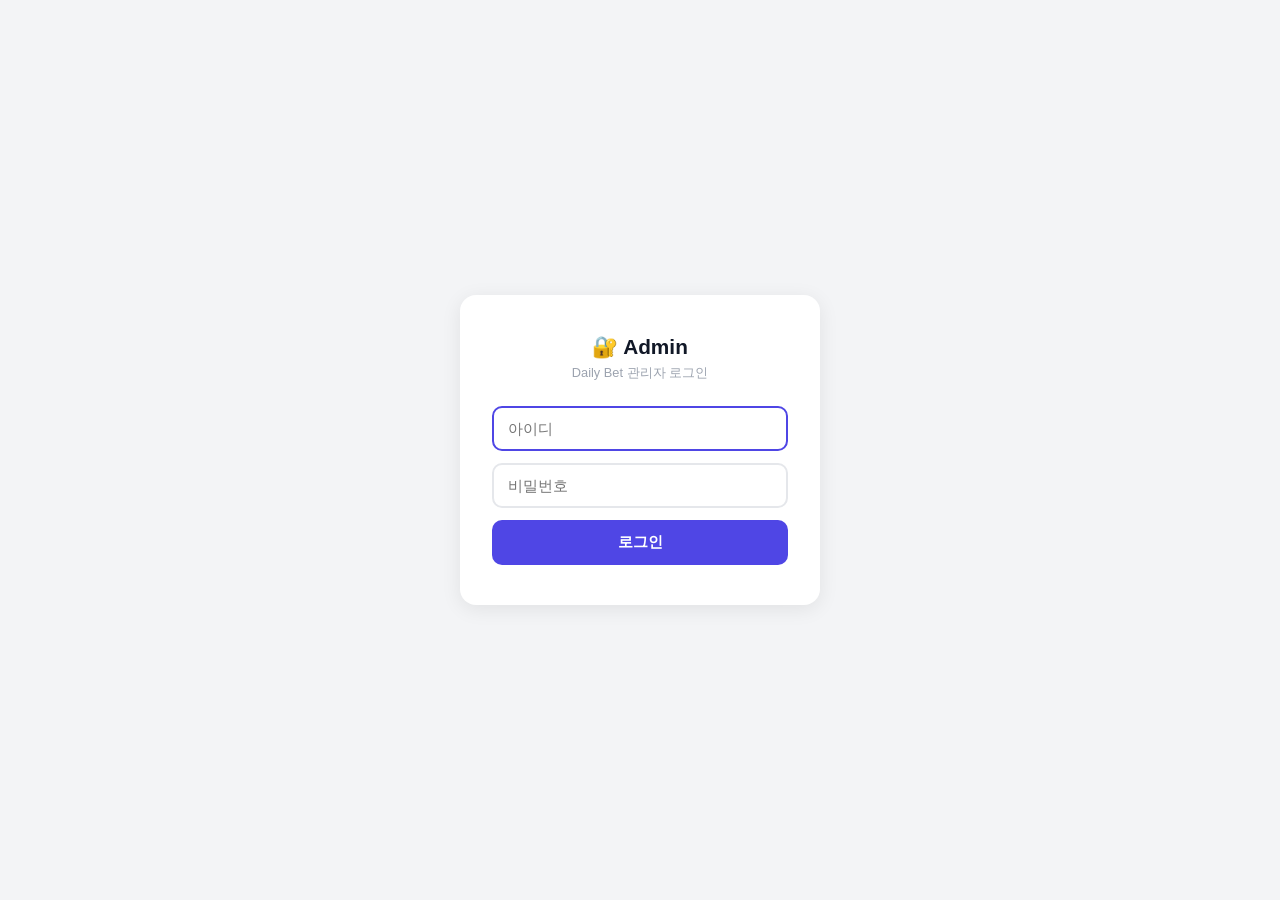
<file: templates/admin_login.html>
<!DOCTYPE html>
<html lang="ko">
<head>
    <meta charset="UTF-8">
    <meta name="viewport" content="width=device-width, initial-scale=1.0">
    <title>Daily Bet - Admin</title>
    <style>
    *{margin:0;padding:0;box-sizing:border-box;}
    body{font-family:-apple-system,BlinkMacSystemFont,'Segoe UI',sans-serif;background:#f3f4f6;min-height:100vh;display:flex;align-items:center;justify-content:center;padding:20px;}
    .login-box{background:#fff;border-radius:16px;padding:40px 32px;max-width:360px;width:100%;box-shadow:0 4px 20px rgba(0,0,0,0.08);text-align:center;}
    .login-box h1{font-size:1.3rem;margin-bottom:6px;color:#111827;}
    .login-box p{font-size:0.8rem;color:#9ca3af;margin-bottom:24px;}
    input{width:100%;padding:12px 14px;border:2px solid #e5e7eb;border-radius:10px;font-size:0.95rem;margin-bottom:12px;font-family:inherit;}
    input:focus{outline:none;border-color:#4f46e5;}
    button{width:100%;padding:12px;border:none;border-radius:10px;background:#4f46e5;color:#fff;font-size:0.95rem;font-weight:700;cursor:pointer;font-family:inherit;}
    button:hover{opacity:0.9;}
    .err{color:#ef4444;font-size:0.8rem;margin-top:8px;display:none;}
    </style>
</head>
<body>
<div class="login-box">
    <h1>🔐 Admin</h1>
    <p>Daily Bet 관리자 로그인</p>
    <form onsubmit="return doLogin()">
        <input type="text" id="adminId" placeholder="아이디" autofocus>
        <input type="password" id="pw" placeholder="비밀번호">
        <button type="submit">로그인</button>
    </form>
    <div class="err" id="err">아이디 또는 비밀번호가 틀렸습니다</div>
</div>
<script>
async function doLogin(){
    const id=document.getElementById('adminId').value;
    const pw=document.getElementById('pw').value;
    const r=await fetch('{{ prefix }}/api/admin/login',{method:'POST',headers:{'Content-Type':'application/json'},body:JSON.stringify({id:id,password:pw})});
    const d=await r.json();
    if(d.ok){location.reload();}else{document.getElementById('err').style.display='block';}
    return false;
}
</script>
</body>
</html>
</file>
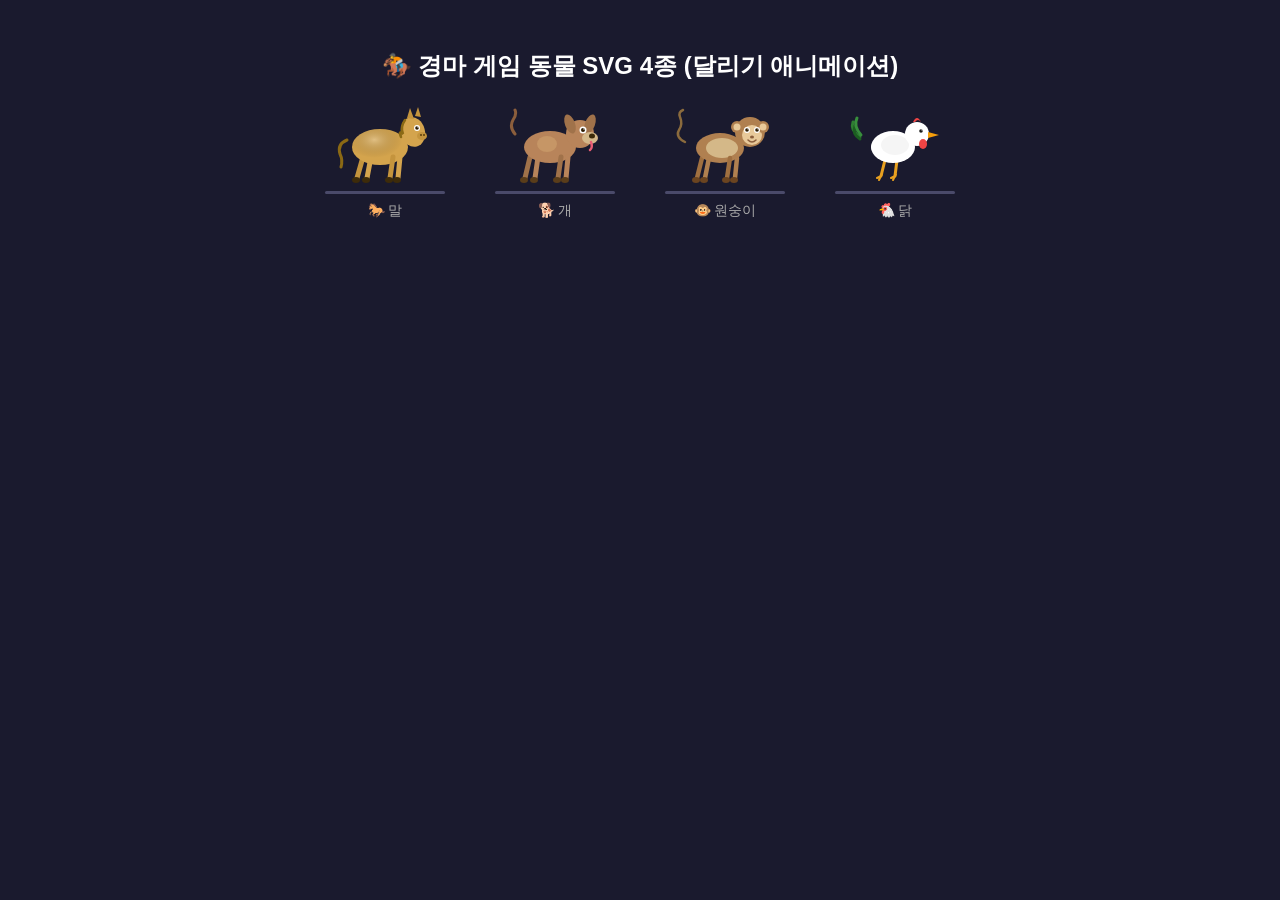
<file: static/svg-test/animals.html>
<!DOCTYPE html>
<html lang="ko">
<head>
<meta charset="UTF-8">
<meta name="viewport" content="width=device-width, initial-scale=1.0">
<title>경마 게임 동물 SVG 4종</title>
<style>
body { background: #1a1a2e; display: flex; flex-direction: column; align-items: center; padding: 30px; margin: 0; font-family: sans-serif; color: white; }
h2 { margin-bottom: 20px; }
.animals { display: flex; gap: 50px; flex-wrap: wrap; justify-content: center; }
.animal-box { text-align: center; }
.label { font-size: 14px; color: #aaa; margin-top: 8px; }
.ground { width: 120px; height: 3px; background: #4a4a6a; border-radius: 2px; margin: 0 auto; }

/* 공통 달리기 애니메이션 */
@keyframes runFront { 0%,100%{transform:rotate(-20deg)} 50%{transform:rotate(25deg)} }
@keyframes runBack { 0%,100%{transform:rotate(20deg)} 50%{transform:rotate(-20deg)} }
@keyframes bounce { 0%,100%{transform:translateY(0)} 25%{transform:translateY(-3px)} 75%{transform:translateY(2px)} }
@keyframes tailWag { 0%,100%{transform:rotate(-15deg)} 50%{transform:rotate(15deg)} }
@keyframes headBob { 0%,100%{transform:rotate(0)} 30%{transform:rotate(-5deg)} 70%{transform:rotate(3deg)} }
@keyframes wingFlap { 0%,100%{transform:rotate(0)} 50%{transform:rotate(-30deg)} }

.running .front-legs { animation: runFront 0.35s ease-in-out infinite; }
.running .back-legs { animation: runBack 0.35s ease-in-out infinite; }
.running .body-group { animation: bounce 0.35s ease-in-out infinite; }
.running .tail { animation: tailWag 0.4s ease-in-out infinite; }
.running .head { animation: headBob 0.35s ease-in-out infinite; }
.running .wings { animation: wingFlap 0.25s ease-in-out infinite; }
</style>
</head>
<body>
<h2>🏇 경마 게임 동물 SVG 4종 (달리기 애니메이션)</h2>
<div class="animals">

<!-- 1. 말 🐎 -->
<div class="animal-box">
<div class="running">
<svg width="100" height="85" viewBox="0 0 100 85">
  <defs><radialGradient id="hs" cx="40%" cy="30%"><stop offset="0%" stop-color="white"/><stop offset="100%" stop-color="transparent"/></radialGradient></defs>
  <g class="tail" style="transform-origin:12px 38px"><path d="M12 38Q2 42,5 52Q8 58,6 65" stroke="#8B6914" stroke-width="3" fill="none" stroke-linecap="round"/></g>
  <g class="back-legs" style="transform-origin:30px 50px">
    <line x1="28" y1="55" x2="22" y2="76" stroke="#C4943D" stroke-width="5" stroke-linecap="round"/>
    <line x1="36" y1="55" x2="32" y2="76" stroke="#D4A44D" stroke-width="5" stroke-linecap="round"/>
    <ellipse cx="21" cy="78" rx="4" ry="3" fill="#3d2b0a"/><ellipse cx="31" cy="78" rx="4" ry="3" fill="#3d2b0a"/>
  </g>
  <g class="body-group"><ellipse cx="45" cy="45" rx="28" ry="18" fill="#D4A44D"/><ellipse cx="45" cy="45" rx="28" ry="18" fill="url(#hs)" opacity="0.3"/></g>
  <g class="front-legs" style="transform-origin:62px 50px">
    <line x1="58" y1="55" x2="55" y2="76" stroke="#C4943D" stroke-width="5" stroke-linecap="round"/>
    <line x1="65" y1="55" x2="63" y2="76" stroke="#D4A44D" stroke-width="5" stroke-linecap="round"/>
    <ellipse cx="54" cy="78" rx="4" ry="3" fill="#3d2b0a"/><ellipse cx="62" cy="78" rx="4" ry="3" fill="#3d2b0a"/>
  </g>
  <g class="head" style="transform-origin:75px 32px">
    <ellipse cx="78" cy="30" rx="12" ry="15" fill="#D4A44D" transform="rotate(-15 78 30)"/>
    <polygon points="72,16 75,6 79,17" fill="#C4943D"/><polygon points="80,14 83,5 86,15" fill="#C4943D"/>
    <circle cx="82" cy="26" r="3" fill="white"/><circle cx="82" cy="26" r="1.8" fill="#2d1b00"/><circle cx="83" cy="25" r="0.7" fill="white"/>
    <ellipse cx="87" cy="34" rx="5" ry="4" fill="#C4943D"/>
    <circle cx="86" cy="33" r="1" fill="#5a3d0a"/><circle cx="89" cy="33" r="1" fill="#5a3d0a"/>
    <path d="M70 18Q65 25,68 32Q63 28,66 35" stroke="#8B6914" stroke-width="2.5" fill="none" stroke-linecap="round"/>
  </g>
</svg>
</div>
<div class="ground"></div>
<div class="label">🐎 말</div>
</div>

<!-- 2. 개 🐕 -->
<div class="animal-box">
<div class="running">
<svg width="100" height="85" viewBox="0 0 100 85">
  <g class="tail" style="transform-origin:10px 32px"><path d="M10 32Q4 25,8 18Q12 12,10 8" stroke="#8B5E3C" stroke-width="3" fill="none" stroke-linecap="round"/></g>
  <g class="back-legs" style="transform-origin:28px 50px">
    <line x1="25" y1="55" x2="20" y2="76" stroke="#A0724A" stroke-width="5" stroke-linecap="round"/>
    <line x1="33" y1="55" x2="30" y2="76" stroke="#B8845A" stroke-width="5" stroke-linecap="round"/>
    <ellipse cx="19" cy="78" rx="4" ry="3" fill="#5a3d1a"/><ellipse cx="29" cy="78" rx="4" ry="3" fill="#5a3d1a"/>
  </g>
  <g class="body-group">
    <ellipse cx="45" cy="45" rx="26" ry="16" fill="#B8845A"/>
    <ellipse cx="42" cy="42" rx="10" ry="8" fill="#D4A872" opacity="0.5"/>
  </g>
  <g class="front-legs" style="transform-origin:60px 50px">
    <line x1="56" y1="55" x2="53" y2="76" stroke="#A0724A" stroke-width="5" stroke-linecap="round"/>
    <line x1="63" y1="55" x2="61" y2="76" stroke="#B8845A" stroke-width="5" stroke-linecap="round"/>
    <ellipse cx="52" cy="78" rx="4" ry="3" fill="#5a3d1a"/><ellipse cx="60" cy="78" rx="4" ry="3" fill="#5a3d1a"/>
  </g>
  <g class="head" style="transform-origin:72px 32px">
    <circle cx="75" cy="32" r="14" fill="#B8845A"/>
    <!-- 귀 (축 늘어진) -->
    <ellipse cx="65" cy="22" rx="5" ry="10" fill="#A0724A" transform="rotate(-20 65 22)"/>
    <ellipse cx="85" cy="22" rx="5" ry="10" fill="#A0724A" transform="rotate(20 85 22)"/>
    <!-- 주둥이 -->
    <ellipse cx="85" cy="36" rx="8" ry="6" fill="#D4B88A"/>
    <ellipse cx="87" cy="34" rx="3" ry="2.5" fill="#3d2b0a"/>
    <!-- 눈 -->
    <circle cx="78" cy="28" r="3.5" fill="white"/><circle cx="78" cy="28" r="2" fill="#2d1b00"/><circle cx="79" cy="27" r="0.7" fill="white"/>
    <!-- 혀 -->
    <path d="M86 40Q88 46,85 48" stroke="#E85D75" stroke-width="2.5" fill="none" stroke-linecap="round"/>
  </g>
</svg>
</div>
<div class="ground"></div>
<div class="label">🐕 개</div>
</div>

<!-- 3. 원숭이 🐵 -->
<div class="animal-box">
<div class="running">
<svg width="100" height="85" viewBox="0 0 100 85">
  <g class="tail" style="transform-origin:10px 40px"><path d="M10 40Q0 35,4 28Q8 22,5 15Q3 10,8 8" stroke="#8B6B3D" stroke-width="2.5" fill="none" stroke-linecap="round"/></g>
  <g class="back-legs" style="transform-origin:30px 52px">
    <line x1="27" y1="56" x2="22" y2="76" stroke="#A07040" stroke-width="4.5" stroke-linecap="round"/>
    <line x1="34" y1="56" x2="30" y2="76" stroke="#B08050" stroke-width="4.5" stroke-linecap="round"/>
    <ellipse cx="21" cy="78" rx="4" ry="3" fill="#6b4420"/><ellipse cx="29" cy="78" rx="4" ry="3" fill="#6b4420"/>
  </g>
  <g class="body-group">
    <ellipse cx="45" cy="46" rx="24" ry="15" fill="#B08050"/>
    <ellipse cx="47" cy="46" rx="16" ry="10" fill="#D4B888"/>
  </g>
  <g class="front-legs" style="transform-origin:58px 52px">
    <line x1="55" y1="56" x2="52" y2="76" stroke="#A07040" stroke-width="4.5" stroke-linecap="round"/>
    <line x1="62" y1="56" x2="60" y2="76" stroke="#B08050" stroke-width="4.5" stroke-linecap="round"/>
    <ellipse cx="51" cy="78" rx="4" ry="3" fill="#6b4420"/><ellipse cx="59" cy="78" rx="4" ry="3" fill="#6b4420"/>
  </g>
  <g class="head" style="transform-origin:72px 30px">
    <circle cx="75" cy="30" r="15" fill="#B08050"/>
    <!-- 얼굴 살색 -->
    <circle cx="77" cy="33" r="10" fill="#E8C99A"/>
    <!-- 귀 -->
    <circle cx="62" cy="25" r="6" fill="#B08050"/><circle cx="62" cy="25" r="3.5" fill="#E8C99A"/>
    <circle cx="88" cy="25" r="6" fill="#B08050"/><circle cx="88" cy="25" r="3.5" fill="#E8C99A"/>
    <!-- 눈 -->
    <circle cx="72" cy="28" r="3" fill="white"/><circle cx="72" cy="28" r="1.8" fill="#2d1b00"/><circle cx="73" cy="27" r="0.6" fill="white"/>
    <circle cx="82" cy="28" r="3" fill="white"/><circle cx="82" cy="28" r="1.8" fill="#2d1b00"/><circle cx="83" cy="27" r="0.6" fill="white"/>
    <!-- 입 -->
    <path d="M73 38Q77 42,81 38" stroke="#8B5E3C" stroke-width="1.5" fill="none" stroke-linecap="round"/>
    <!-- 코 -->
    <ellipse cx="77" cy="35" rx="2" ry="1.5" fill="#8B5E3C"/>
  </g>
</svg>
</div>
<div class="ground"></div>
<div class="label">🐵 원숭이</div>
</div>

<!-- 4. 닭 🐔 -->
<div class="animal-box">
<div class="running">
<svg width="100" height="85" viewBox="0 0 100 85">
  <!-- 꼬리깃 -->
  <g class="tail" style="transform-origin:15px 35px">
    <path d="M15 35Q5 28,8 20" stroke="#2E7D32" stroke-width="3" fill="none" stroke-linecap="round"/>
    <path d="M15 37Q7 32,10 24" stroke="#1B5E20" stroke-width="3" fill="none" stroke-linecap="round"/>
    <path d="M16 33Q8 24,12 16" stroke="#388E3C" stroke-width="3" fill="none" stroke-linecap="round"/>
  </g>
  <!-- 다리 (닭 다리는 가늘고 발톱) -->
  <g class="back-legs" style="transform-origin:40px 55px">
    <line x1="40" y1="58" x2="36" y2="74" stroke="#E8A020" stroke-width="3" stroke-linecap="round"/>
    <path d="M32 76L36 74L34 78" stroke="#E8A020" stroke-width="2" fill="none" stroke-linecap="round"/>
  </g>
  <g class="front-legs" style="transform-origin:52px 55px">
    <line x1="52" y1="58" x2="50" y2="74" stroke="#E8A020" stroke-width="3" stroke-linecap="round"/>
    <path d="M46 76L50 74L48 78" stroke="#E8A020" stroke-width="2" fill="none" stroke-linecap="round"/>
  </g>
  <!-- 날개 -->
  <g class="wings" style="transform-origin:40px 42px">
    <ellipse cx="38" cy="44" rx="12" ry="8" fill="#E0E0E0" transform="rotate(-10 38 44)"/>
  </g>
  <!-- 몸통 -->
  <g class="body-group">
    <ellipse cx="48" cy="45" rx="22" ry="16" fill="white"/>
    <ellipse cx="50" cy="43" rx="14" ry="10" fill="#F5F5F5"/>
  </g>
  <!-- 머리 -->
  <g class="head" style="transform-origin:70px 30px">
    <circle cx="72" cy="32" r="12" fill="white"/>
    <!-- 벼슬 -->
    <path d="M68 20Q72 12,76 20Q73 16,70 20" fill="#EF4444"/>
    <!-- 부리 -->
    <polygon points="83,30 94,33 83,36" fill="#F59E0B"/>
    <!-- 눈 -->
    <circle cx="76" cy="29" r="3" fill="white"/><circle cx="76" cy="29" r="1.8" fill="#1a1a1a"/><circle cx="77" cy="28" r="0.6" fill="white"/>
    <!-- 육수 (턱밑) -->
    <ellipse cx="78" cy="42" rx="4" ry="5" fill="#EF4444"/>
  </g>
</svg>
</div>
<div class="ground"></div>
<div class="label">🐔 닭</div>
</div>

</div>
</body>
</html>
</file>
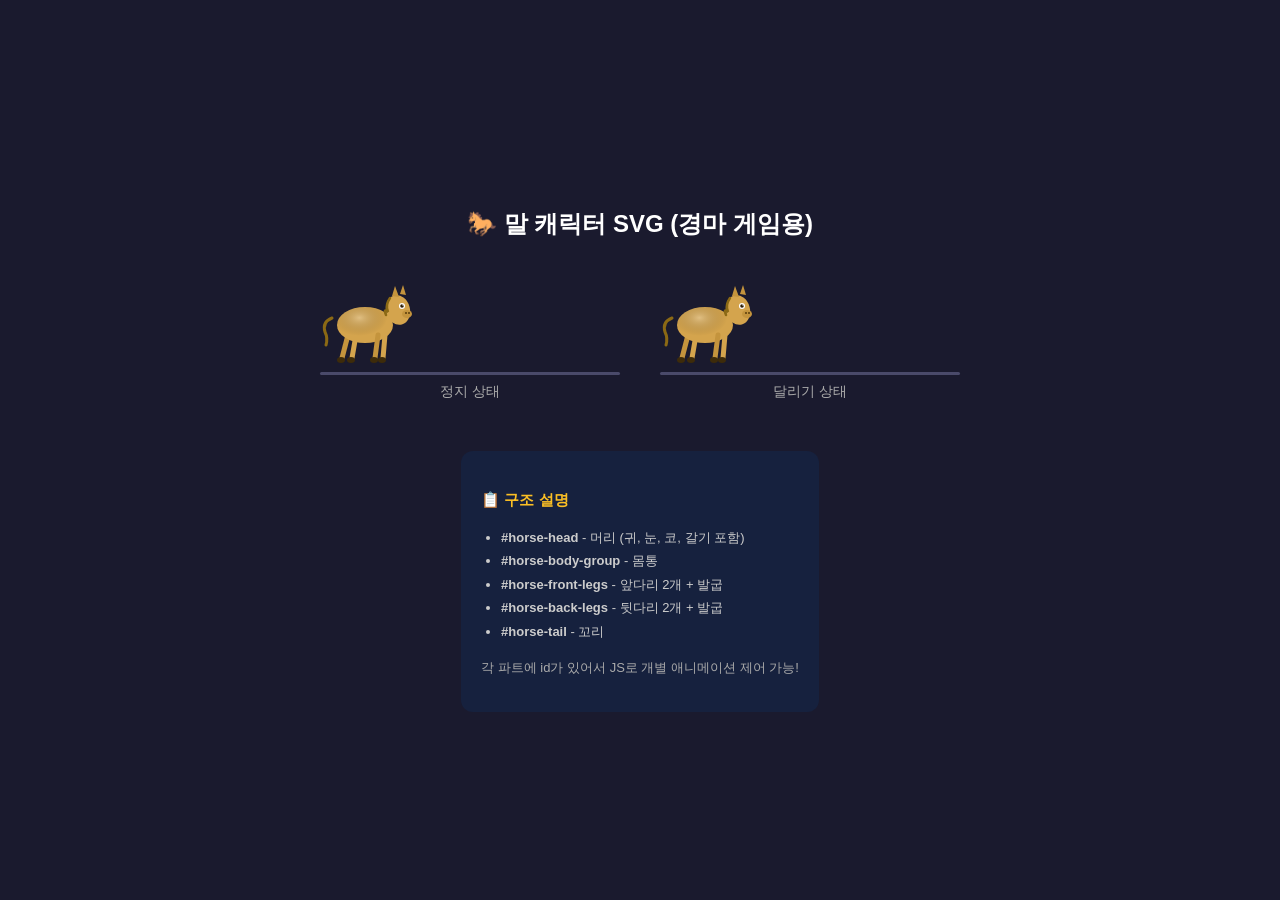
<file: static/svg-test/horse.html>
<!DOCTYPE html>
<html lang="ko">
<head>
<meta charset="UTF-8">
<meta name="viewport" content="width=device-width, initial-scale=1.0">
<title>🐎 말 SVG 캐릭터 - 경마 게임</title>
<style>
  body { background: #1a1a2e; display: flex; flex-direction: column; align-items: center; justify-content: center; min-height: 100vh; margin: 0; font-family: sans-serif; color: white; }
  h2 { margin-bottom: 20px; }
  .demo-row { display: flex; gap: 40px; align-items: flex-end; margin: 20px 0; }
  .label { text-align: center; font-size: 14px; color: #aaa; margin-top: 8px; }

  /* 달리기 애니메이션 */
  @keyframes runFrontLeg {
    0%, 100% { transform: rotate(-15deg); }
    50% { transform: rotate(25deg); }
  }
  @keyframes runBackLeg {
    0%, 100% { transform: rotate(20deg); }
    50% { transform: rotate(-20deg); }
  }
  @keyframes bodyBounce {
    0%, 100% { transform: translateY(0); }
    25% { transform: translateY(-3px); }
    75% { transform: translateY(2px); }
  }
  @keyframes tailSwing {
    0%, 100% { transform: rotate(-10deg); }
    50% { transform: rotate(10deg); }
  }
  @keyframes headBob {
    0%, 100% { transform: rotate(0deg); }
    30% { transform: rotate(-5deg); }
    70% { transform: rotate(3deg); }
  }

  .running #horse-front-legs { animation: runFrontLeg 0.35s ease-in-out infinite; transform-origin: 62px 50px; }
  .running #horse-back-legs { animation: runBackLeg 0.35s ease-in-out infinite; transform-origin: 30px 50px; }
  .running #horse-body-group { animation: bodyBounce 0.35s ease-in-out infinite; }
  .running #horse-tail { animation: tailSwing 0.4s ease-in-out infinite; transform-origin: 12px 38px; }
  .running #horse-head { animation: headBob 0.35s ease-in-out infinite; transform-origin: 72px 35px; }

  /* 정지 상태 */
  .idle #horse-front-legs, .idle #horse-back-legs, .idle #horse-body-group, .idle #horse-tail, .idle #horse-head {
    animation: none;
  }

  .ground { width: 300px; height: 3px; background: #4a4a6a; border-radius: 2px; margin-top: -2px; }
</style>
</head>
<body>

<h2>🐎 말 캐릭터 SVG (경마 게임용)</h2>

<div class="demo-row">
  <!-- 정지 상태 -->
  <div>
    <div class="idle">
      <svg width="100" height="90" viewBox="0 0 100 90" xmlns="http://www.w3.org/2000/svg">
        <!-- 꼬리 -->
        <g id="horse-tail-idle">
          <path d="M12 38 Q2 42, 5 52 Q8 58, 6 65" stroke="#8B6914" stroke-width="3" fill="none" stroke-linecap="round"/>
        </g>
        <!-- 뒷다리 -->
        <g id="horse-back-legs-idle">
          <line x1="28" y1="55" x2="22" y2="78" stroke="#C4943D" stroke-width="5" stroke-linecap="round"/>
          <line x1="36" y1="55" x2="32" y2="78" stroke="#D4A44D" stroke-width="5" stroke-linecap="round"/>
          <!-- 발굽 -->
          <ellipse cx="21" cy="80" rx="4" ry="3" fill="#3d2b0a"/>
          <ellipse cx="31" cy="80" rx="4" ry="3" fill="#3d2b0a"/>
        </g>
        <!-- 몸통 -->
        <g id="horse-body-idle">
          <ellipse cx="45" cy="45" rx="28" ry="18" fill="#D4A44D"/>
          <ellipse cx="45" cy="45" rx="28" ry="18" fill="url(#horseShine)" opacity="0.3"/>
        </g>
        <!-- 앞다리 -->
        <g id="horse-front-legs-idle">
          <line x1="58" y1="55" x2="55" y2="78" stroke="#C4943D" stroke-width="5" stroke-linecap="round"/>
          <line x1="65" y1="55" x2="63" y2="78" stroke="#D4A44D" stroke-width="5" stroke-linecap="round"/>
          <ellipse cx="54" cy="80" rx="4" ry="3" fill="#3d2b0a"/>
          <ellipse cx="62" cy="80" rx="4" ry="3" fill="#3d2b0a"/>
        </g>
        <!-- 머리 -->
        <g id="horse-head-idle">
          <ellipse cx="78" cy="30" rx="12" ry="15" fill="#D4A44D" transform="rotate(-15 78 30)"/>
          <!-- 귀 -->
          <polygon points="72,16 75,6 79,17" fill="#C4943D"/>
          <polygon points="80,14 83,5 86,15" fill="#C4943D"/>
          <!-- 눈 -->
          <circle cx="82" cy="26" r="3" fill="white"/>
          <circle cx="82" cy="26" r="1.8" fill="#2d1b00"/>
          <circle cx="83" cy="25" r="0.7" fill="white"/>
          <!-- 코 -->
          <ellipse cx="87" cy="34" rx="5" ry="4" fill="#C4943D"/>
          <circle cx="86" cy="33" r="1" fill="#5a3d0a"/>
          <circle cx="89" cy="33" r="1" fill="#5a3d0a"/>
          <!-- 갈기 -->
          <path d="M70 18 Q65 25, 68 32 Q63 28, 66 35" stroke="#8B6914" stroke-width="2.5" fill="none" stroke-linecap="round"/>
        </g>
        <defs>
          <radialGradient id="horseShine" cx="40%" cy="30%">
            <stop offset="0%" stop-color="white"/>
            <stop offset="100%" stop-color="transparent"/>
          </radialGradient>
        </defs>
      </svg>
    </div>
    <div class="ground"></div>
    <div class="label">정지 상태</div>
  </div>

  <!-- 달리기 상태 -->
  <div>
    <div class="running">
      <svg width="100" height="90" viewBox="0 0 100 90" xmlns="http://www.w3.org/2000/svg">
        <defs>
          <radialGradient id="horseShine2" cx="40%" cy="30%">
            <stop offset="0%" stop-color="white"/>
            <stop offset="100%" stop-color="transparent"/>
          </radialGradient>
        </defs>
        <!-- 꼬리 -->
        <g id="horse-tail">
          <path d="M12 38 Q2 42, 5 52 Q8 58, 6 65" stroke="#8B6914" stroke-width="3" fill="none" stroke-linecap="round"/>
        </g>
        <!-- 뒷다리 -->
        <g id="horse-back-legs">
          <line x1="28" y1="55" x2="22" y2="78" stroke="#C4943D" stroke-width="5" stroke-linecap="round"/>
          <line x1="36" y1="55" x2="32" y2="78" stroke="#D4A44D" stroke-width="5" stroke-linecap="round"/>
          <ellipse cx="21" cy="80" rx="4" ry="3" fill="#3d2b0a"/>
          <ellipse cx="31" cy="80" rx="4" ry="3" fill="#3d2b0a"/>
        </g>
        <!-- 몸통 -->
        <g id="horse-body-group">
          <ellipse cx="45" cy="45" rx="28" ry="18" fill="#D4A44D"/>
          <ellipse cx="45" cy="45" rx="28" ry="18" fill="url(#horseShine2)" opacity="0.3"/>
        </g>
        <!-- 앞다리 -->
        <g id="horse-front-legs">
          <line x1="58" y1="55" x2="55" y2="78" stroke="#C4943D" stroke-width="5" stroke-linecap="round"/>
          <line x1="65" y1="55" x2="63" y2="78" stroke="#D4A44D" stroke-width="5" stroke-linecap="round"/>
          <ellipse cx="54" cy="80" rx="4" ry="3" fill="#3d2b0a"/>
          <ellipse cx="62" cy="80" rx="4" ry="3" fill="#3d2b0a"/>
        </g>
        <!-- 머리 -->
        <g id="horse-head">
          <ellipse cx="78" cy="30" rx="12" ry="15" fill="#D4A44D" transform="rotate(-15 78 30)"/>
          <polygon points="72,16 75,6 79,17" fill="#C4943D"/>
          <polygon points="80,14 83,5 86,15" fill="#C4943D"/>
          <circle cx="82" cy="26" r="3" fill="white"/>
          <circle cx="82" cy="26" r="1.8" fill="#2d1b00"/>
          <circle cx="83" cy="25" r="0.7" fill="white"/>
          <ellipse cx="87" cy="34" rx="5" ry="4" fill="#C4943D"/>
          <circle cx="86" cy="33" r="1" fill="#5a3d0a"/>
          <circle cx="89" cy="33" r="1" fill="#5a3d0a"/>
          <path d="M70 18 Q65 25, 68 32 Q63 28, 66 35" stroke="#8B6914" stroke-width="2.5" fill="none" stroke-linecap="round"/>
        </g>
      </svg>
    </div>
    <div class="ground"></div>
    <div class="label">달리기 상태</div>
  </div>
</div>

<div style="margin-top: 30px; max-width: 700px; background: #16213e; padding: 20px; border-radius: 12px; font-size: 13px; line-height: 1.8;">
  <h3 style="color: #fbbf24; margin-bottom: 10px;">📋 구조 설명</h3>
  <ul style="color: #ccc; padding-left: 20px;">
    <li><b>#horse-head</b> - 머리 (귀, 눈, 코, 갈기 포함)</li>
    <li><b>#horse-body-group</b> - 몸통</li>
    <li><b>#horse-front-legs</b> - 앞다리 2개 + 발굽</li>
    <li><b>#horse-back-legs</b> - 뒷다리 2개 + 발굽</li>
    <li><b>#horse-tail</b> - 꼬리</li>
  </ul>
  <p style="color: #aaa; margin-top: 10px;">각 파트에 id가 있어서 JS로 개별 애니메이션 제어 가능!</p>
</div>

</body>
</html>
</file>
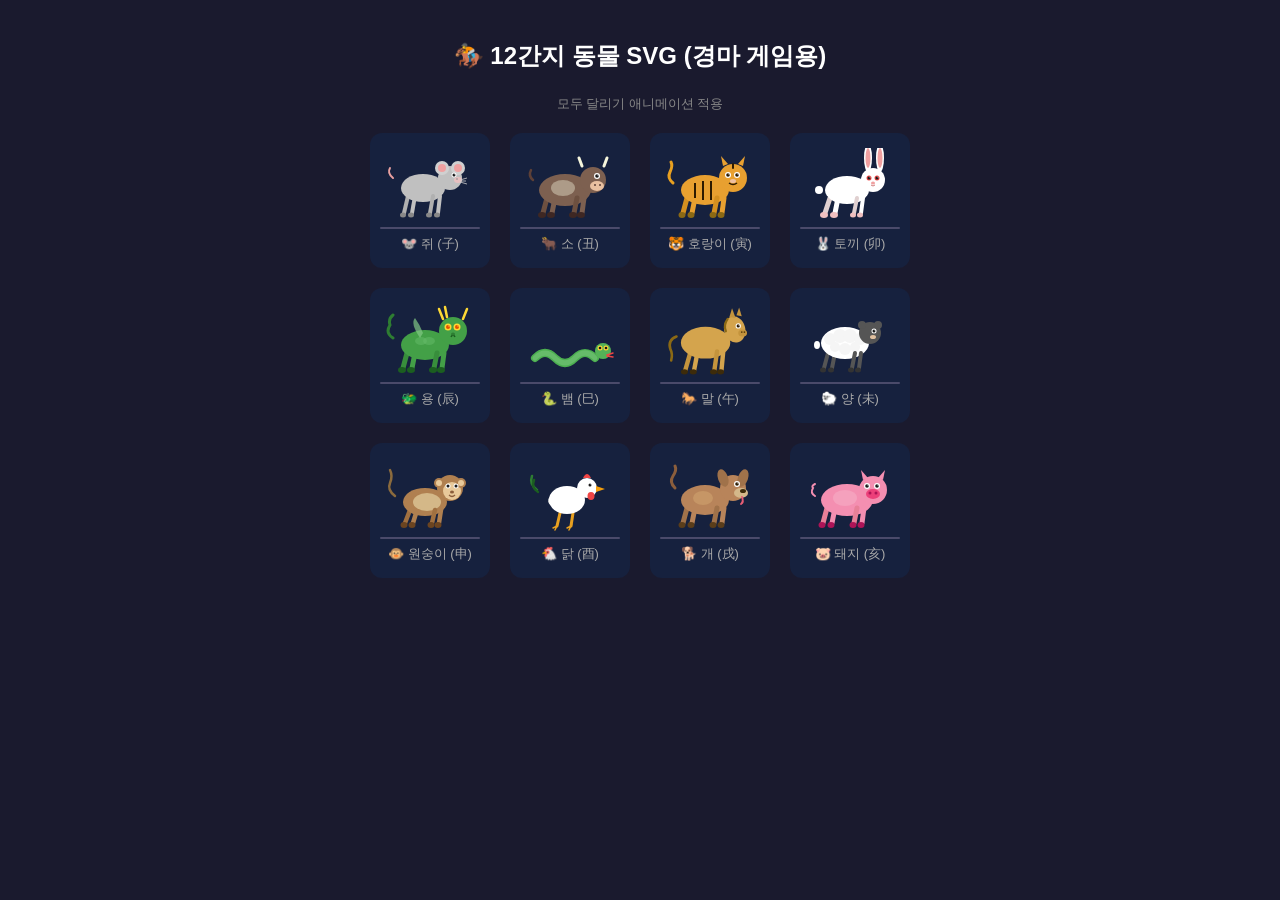
<file: static/svg-test/zodiac.html>
<!DOCTYPE html>
<html lang="ko">
<head>
<meta charset="UTF-8">
<meta name="viewport" content="width=device-width, initial-scale=1.0">
<title>12간지 동물 SVG - 경마 게임용</title>
<style>
body{background:#1a1a2e;display:flex;flex-direction:column;align-items:center;padding:20px;margin:0;font-family:sans-serif;color:white;}
h2{margin-bottom:10px;}
.grid{display:grid;grid-template-columns:repeat(4,1fr);gap:20px;max-width:700px;}
.box{text-align:center;background:#16213e;border-radius:12px;padding:15px 10px;}
.label{font-size:13px;color:#aaa;margin-top:6px;}
.ground{width:100px;height:2px;background:#4a4a6a;border-radius:2px;margin:0 auto;}
@keyframes runF{0%,100%{transform:rotate(-20deg)}50%{transform:rotate(25deg)}}
@keyframes runB{0%,100%{transform:rotate(20deg)}50%{transform:rotate(-20deg)}}
@keyframes bounce{0%,100%{transform:translateY(0)}25%{transform:translateY(-2px)}75%{transform:translateY(1px)}}
@keyframes tailW{0%,100%{transform:rotate(-12deg)}50%{transform:rotate(12deg)}}
@keyframes wingF{0%,100%{transform:rotate(0)}50%{transform:rotate(-25deg)}}
@keyframes slither{0%,100%{transform:translateX(0)}50%{transform:translateX(3px)}}
.r .fl{animation:runF .35s ease-in-out infinite}
.r .bl{animation:runB .35s ease-in-out infinite}
.r .bd{animation:bounce .35s ease-in-out infinite}
.r .tl{animation:tailW .4s ease-in-out infinite}
.r .wg{animation:wingF .25s ease-in-out infinite}
.r .sn{animation:slither .5s ease-in-out infinite}
</style>
</head>
<body>
<h2>🏇 12간지 동물 SVG (경마 게임용)</h2>
<p style="color:#888;margin-bottom:20px;font-size:13px;">모두 달리기 애니메이션 적용</p>
<div class="grid">

<!-- 1. 쥐 🐭 -->
<div class="box"><div class="r">
<svg width="90" height="75" viewBox="0 0 90 75">
<g class="tl" style="transform-origin:8px 30px"><path d="M8 30Q2 25,5 20" stroke="#E8A0A0" stroke-width="2" fill="none" stroke-linecap="round"/></g>
<g class="bl" style="transform-origin:25px 45px">
<line x1="23" y1="48" x2="19" y2="65" stroke="#B0B0B0" stroke-width="4" stroke-linecap="round"/>
<line x1="30" y1="48" x2="27" y2="65" stroke="#C0C0C0" stroke-width="4" stroke-linecap="round"/>
<ellipse cx="18" cy="67" rx="3" ry="2.5" fill="#888"/><ellipse cx="26" cy="67" rx="3" ry="2.5" fill="#888"/>
</g>
<g class="bd"><ellipse cx="38" cy="40" rx="22" ry="14" fill="#C0C0C0"/></g>
<g class="fl" style="transform-origin:52px 45px">
<line x1="48" y1="48" x2="45" y2="65" stroke="#B0B0B0" stroke-width="4" stroke-linecap="round"/>
<line x1="55" y1="48" x2="53" y2="65" stroke="#C0C0C0" stroke-width="4" stroke-linecap="round"/>
<ellipse cx="44" cy="67" rx="3" ry="2.5" fill="#888"/><ellipse cx="52" cy="67" rx="3" ry="2.5" fill="#888"/>
</g>
<g class="bd">
<circle cx="65" cy="30" r="12" fill="#C0C0C0"/>
<circle cx="57" cy="20" r="7" fill="#D0D0D0"/><circle cx="57" cy="20" r="4" fill="#F0A0A0"/>
<circle cx="73" cy="20" r="7" fill="#D0D0D0"/><circle cx="73" cy="20" r="4" fill="#F0A0A0"/>
<circle cx="69" cy="27" r="2.5" fill="white"/><circle cx="69" cy="27" r="1.5" fill="#1a1a1a"/><circle cx="70" cy="26" r="0.5" fill="white"/>
<ellipse cx="73" cy="32" rx="4" ry="3" fill="#E8C0C0"/>
<circle cx="72" cy="31" r="0.8" fill="#888"/>
<path d="M75 32L82 30M75 33L81 33M75 34L82 36" stroke="#D0D0D0" stroke-width="0.8"/>
</g>
</svg>
</div><div class="ground"></div><div class="label">🐭 쥐 (子)</div></div>

<!-- 2. 소 🐂 -->
<div class="box"><div class="r">
<svg width="90" height="75" viewBox="0 0 90 75">
<g class="tl" style="transform-origin:8px 32px"><path d="M8 32Q3 28,6 22" stroke="#5D4037" stroke-width="2.5" fill="none" stroke-linecap="round"/></g>
<g class="bl" style="transform-origin:25px 48px">
<line x1="22" y1="50" x2="18" y2="65" stroke="#6D5040" stroke-width="5" stroke-linecap="round"/>
<line x1="30" y1="50" x2="27" y2="65" stroke="#7D6050" stroke-width="5" stroke-linecap="round"/>
<ellipse cx="17" cy="67" rx="4" ry="3" fill="#3E2723"/><ellipse cx="26" cy="67" rx="4" ry="3" fill="#3E2723"/>
</g>
<g class="bd"><ellipse cx="40" cy="42" rx="26" ry="16" fill="#7D6050"/><ellipse cx="38" cy="40" rx="12" ry="8" fill="#F5F5DC" opacity="0.4"/></g>
<g class="fl" style="transform-origin:55px 48px">
<line x1="52" y1="50" x2="49" y2="65" stroke="#6D5040" stroke-width="5" stroke-linecap="round"/>
<line x1="59" y1="50" x2="57" y2="65" stroke="#7D6050" stroke-width="5" stroke-linecap="round"/>
<ellipse cx="48" cy="67" rx="4" ry="3" fill="#3E2723"/><ellipse cx="56" cy="67" rx="4" ry="3" fill="#3E2723"/>
</g>
<g class="bd">
<circle cx="68" cy="32" r="13" fill="#7D6050"/>
<path d="M57 18L54 10" stroke="#F5F5DC" stroke-width="3" stroke-linecap="round"/>
<path d="M79 18L82 10" stroke="#F5F5DC" stroke-width="3" stroke-linecap="round"/>
<ellipse cx="72" cy="38" rx="7" ry="5" fill="#E8C0A0"/>
<circle cx="70" cy="37" r="1" fill="#5D4037"/><circle cx="75" cy="37" r="1" fill="#5D4037"/>
<circle cx="72" cy="28" r="3" fill="white"/><circle cx="72" cy="28" r="1.8" fill="#1a1a1a"/><circle cx="73" cy="27" r="0.6" fill="white"/>
</g>
</svg>
</div><div class="ground"></div><div class="label">🐂 소 (丑)</div></div>

<!-- 3. 호랑이 🐯 -->
<div class="box"><div class="r">
<svg width="90" height="75" viewBox="0 0 90 75">
<g class="tl" style="transform-origin:8px 35px"><path d="M8 35Q2 30,5 24Q8 18,6 14" stroke="#E8A020" stroke-width="3" fill="none" stroke-linecap="round"/></g>
<g class="bl" style="transform-origin:25px 47px">
<line x1="22" y1="50" x2="18" y2="65" stroke="#D49020" stroke-width="5" stroke-linecap="round"/>
<line x1="30" y1="50" x2="27" y2="65" stroke="#E8A030" stroke-width="5" stroke-linecap="round"/>
<ellipse cx="17" cy="67" rx="3.5" ry="3" fill="#8B6914"/><ellipse cx="26" cy="67" rx="3.5" ry="3" fill="#8B6914"/>
</g>
<g class="bd"><ellipse cx="40" cy="42" rx="24" ry="15" fill="#E8A030"/>
<line x1="30" y1="35" x2="30" y2="50" stroke="#2d1b00" stroke-width="2"/><line x1="38" y1="33" x2="38" y2="52" stroke="#2d1b00" stroke-width="2"/><line x1="46" y1="33" x2="46" y2="52" stroke="#2d1b00" stroke-width="2"/>
</g>
<g class="fl" style="transform-origin:55px 47px">
<line x1="52" y1="50" x2="49" y2="65" stroke="#D49020" stroke-width="5" stroke-linecap="round"/>
<line x1="59" y1="50" x2="57" y2="65" stroke="#E8A030" stroke-width="5" stroke-linecap="round"/>
<ellipse cx="48" cy="67" rx="3.5" ry="3" fill="#8B6914"/><ellipse cx="56" cy="67" rx="3.5" ry="3" fill="#8B6914"/>
</g>
<g class="bd">
<circle cx="68" cy="30" r="14" fill="#E8A030"/>
<polygon points="58,18 56,8 63,16" fill="#E8A030"/><polygon points="78,18 80,8 73,16" fill="#E8A030"/>
<circle cx="72" cy="27" r="3" fill="white"/><circle cx="72" cy="27" r="1.8" fill="#2d1b00"/><circle cx="73" cy="26" r="0.6" fill="white"/>
<circle cx="63" cy="27" r="3" fill="white"/><circle cx="63" cy="27" r="1.8" fill="#2d1b00"/><circle cx="64" cy="26" r="0.6" fill="white"/>
<ellipse cx="68" cy="33" rx="3" ry="2" fill="#F0C0A0"/>
<path d="M68 20L68 16" stroke="#2d1b00" stroke-width="2" stroke-linecap="round"/>
<path d="M64 35Q68 38,72 35" stroke="#2d1b00" stroke-width="1.5" fill="none"/>
</g>
</svg>
</div><div class="ground"></div><div class="label">🐯 호랑이 (寅)</div></div>

<!-- 4. 토끼 🐰 -->
<div class="box"><div class="r">
<svg width="90" height="75" viewBox="0 0 90 75">
<g class="tl" style="transform-origin:14px 42px"><circle cx="14" cy="42" r="4" fill="white"/></g>
<g class="bl" style="transform-origin:28px 48px">
<line x1="25" y1="50" x2="20" y2="65" stroke="#E0D0D0" stroke-width="5" stroke-linecap="round"/>
<line x1="33" y1="50" x2="30" y2="65" stroke="white" stroke-width="5" stroke-linecap="round"/>
<ellipse cx="19" cy="67" rx="4" ry="3" fill="#F0C0C0"/><ellipse cx="29" cy="67" rx="4" ry="3" fill="#F0C0C0"/>
</g>
<g class="bd"><ellipse cx="42" cy="42" rx="22" ry="14" fill="white"/></g>
<g class="fl" style="transform-origin:55px 48px">
<line x1="52" y1="50" x2="49" y2="65" stroke="#E0D0D0" stroke-width="4" stroke-linecap="round"/>
<line x1="58" y1="50" x2="56" y2="65" stroke="white" stroke-width="4" stroke-linecap="round"/>
<ellipse cx="48" cy="67" rx="3" ry="2.5" fill="#F0C0C0"/><ellipse cx="55" cy="67" rx="3" ry="2.5" fill="#F0C0C0"/>
</g>
<g class="bd">
<circle cx="68" cy="32" r="12" fill="white"/>
<ellipse cx="63" cy="10" rx="4" ry="14" fill="white"/><ellipse cx="63" cy="10" rx="2.5" ry="10" fill="#F0A0A0"/>
<ellipse cx="75" cy="10" rx="4" ry="14" fill="white"/><ellipse cx="75" cy="10" rx="2.5" ry="10" fill="#F0A0A0"/>
<circle cx="72" cy="30" r="2.5" fill="#EF4444"/><circle cx="72" cy="30" r="1.5" fill="#1a1a1a"/><circle cx="73" cy="29" r="0.5" fill="white"/>
<circle cx="64" cy="30" r="2.5" fill="#EF4444"/><circle cx="64" cy="30" r="1.5" fill="#1a1a1a"/><circle cx="65" cy="29" r="0.5" fill="white"/>
<ellipse cx="68" cy="35" rx="2" ry="1.5" fill="#F0A0A0"/>
<path d="M66 37Q68 39,70 37" stroke="#D08080" stroke-width="1" fill="none"/>
</g>
</svg>
</div><div class="ground"></div><div class="label">🐰 토끼 (卯)</div></div>

<!-- 5. 용 🐲 -->
<div class="box"><div class="r">
<svg width="90" height="75" viewBox="0 0 90 75">
<g class="tl" style="transform-origin:8px 35px"><path d="M8 35Q0 30,5 22Q3 16,8 12" stroke="#2E7D32" stroke-width="3" fill="none" stroke-linecap="round"/></g>
<g class="bl" style="transform-origin:25px 48px">
<line x1="22" y1="50" x2="18" y2="65" stroke="#388E3C" stroke-width="5" stroke-linecap="round"/>
<line x1="30" y1="50" x2="27" y2="65" stroke="#43A047" stroke-width="5" stroke-linecap="round"/>
<ellipse cx="17" cy="67" rx="4" ry="3" fill="#1B5E20"/><ellipse cx="26" cy="67" rx="4" ry="3" fill="#1B5E20"/>
</g>
<g class="bd"><ellipse cx="40" cy="42" rx="24" ry="15" fill="#43A047"/>
<ellipse cx="36" cy="38" rx="6" ry="4" fill="#66BB6A" opacity="0.5"/><ellipse cx="44" cy="38" rx="6" ry="4" fill="#66BB6A" opacity="0.5"/>
</g>
<g class="wg" style="transform-origin:35px 35px"><path d="M35 35Q25 20,30 15Q35 22,38 30" fill="#81C784" opacity="0.7"/></g>
<g class="fl" style="transform-origin:55px 48px">
<line x1="52" y1="50" x2="49" y2="65" stroke="#388E3C" stroke-width="5" stroke-linecap="round"/>
<line x1="59" y1="50" x2="57" y2="65" stroke="#43A047" stroke-width="5" stroke-linecap="round"/>
<ellipse cx="48" cy="67" rx="4" ry="3" fill="#1B5E20"/><ellipse cx="56" cy="67" rx="4" ry="3" fill="#1B5E20"/>
</g>
<g class="bd">
<circle cx="68" cy="28" r="14" fill="#43A047"/>
<path d="M58 16L54 6" stroke="#FDD835" stroke-width="2.5" stroke-linecap="round"/>
<path d="M62 14L60 4" stroke="#FDD835" stroke-width="2.5" stroke-linecap="round"/>
<path d="M78 16L82 6" stroke="#FDD835" stroke-width="2.5" stroke-linecap="round"/>
<circle cx="72" cy="24" r="3.5" fill="#FDD835"/><circle cx="72" cy="24" r="2" fill="#E65100"/><circle cx="73" cy="23" r="0.7" fill="#FDD835"/>
<circle cx="63" cy="24" r="3.5" fill="#FDD835"/><circle cx="63" cy="24" r="2" fill="#E65100"/><circle cx="64" cy="23" r="0.7" fill="#FDD835"/>
<path d="M66 34Q68 30,70 34" fill="none" stroke="#1B5E20" stroke-width="1.5"/>
<ellipse cx="68" cy="31" rx="2" ry="1.5" fill="#2E7D32"/>
</g>
</svg>
</div><div class="ground"></div><div class="label">🐲 용 (辰)</div></div>

<!-- 6. 뱀 🐍 -->
<div class="box"><div class="r">
<svg width="90" height="75" viewBox="0 0 90 75">
<g class="sn">
<path d="M10 55Q20 45,30 55Q40 65,50 55Q60 45,70 55" stroke="#4CAF50" stroke-width="8" fill="none" stroke-linecap="round"/>
<path d="M10 55Q20 45,30 55Q40 65,50 55Q60 45,70 55" stroke="#66BB6A" stroke-width="5" fill="none" stroke-linecap="round"/>
<circle cx="78" cy="48" r="8" fill="#4CAF50"/>
<circle cx="78" cy="48" r="8" fill="#66BB6A" opacity="0.3"/>
<circle cx="81" cy="45" r="2.5" fill="#FDD835"/><circle cx="81" cy="45" r="1.3" fill="#1a1a1a"/>
<circle cx="75" cy="45" r="2.5" fill="#FDD835"/><circle cx="75" cy="45" r="1.3" fill="#1a1a1a"/>
<path d="M82 52L88 50M82 53L88 54" stroke="#EF4444" stroke-width="1.5" stroke-linecap="round"/>
</g>
</svg>
</div><div class="ground"></div><div class="label">🐍 뱀 (巳)</div></div>

<!-- 7. 말 🐎 (기존) -->
<div class="box"><div class="r">
<svg width="90" height="75" viewBox="0 0 100 85">
<g class="tl" style="transform-origin:12px 38px"><path d="M12 38Q2 42,5 52Q8 58,6 65" stroke="#8B6914" stroke-width="3" fill="none" stroke-linecap="round"/></g>
<g class="bl" style="transform-origin:30px 50px">
<line x1="28" y1="55" x2="22" y2="76" stroke="#C4943D" stroke-width="5" stroke-linecap="round"/>
<line x1="36" y1="55" x2="32" y2="76" stroke="#D4A44D" stroke-width="5" stroke-linecap="round"/>
<ellipse cx="21" cy="78" rx="4" ry="3" fill="#3d2b0a"/><ellipse cx="31" cy="78" rx="4" ry="3" fill="#3d2b0a"/>
</g>
<g class="bd"><ellipse cx="45" cy="45" rx="28" ry="18" fill="#D4A44D"/></g>
<g class="fl" style="transform-origin:62px 50px">
<line x1="58" y1="55" x2="55" y2="76" stroke="#C4943D" stroke-width="5" stroke-linecap="round"/>
<line x1="65" y1="55" x2="63" y2="76" stroke="#D4A44D" stroke-width="5" stroke-linecap="round"/>
<ellipse cx="54" cy="78" rx="4" ry="3" fill="#3d2b0a"/><ellipse cx="62" cy="78" rx="4" ry="3" fill="#3d2b0a"/>
</g>
<g class="bd">
<ellipse cx="78" cy="30" rx="12" ry="15" fill="#D4A44D" transform="rotate(-15 78 30)"/>
<polygon points="72,16 75,6 79,17" fill="#C4943D"/><polygon points="80,14 83,5 86,15" fill="#C4943D"/>
<circle cx="82" cy="26" r="3" fill="white"/><circle cx="82" cy="26" r="1.8" fill="#2d1b00"/><circle cx="83" cy="25" r="0.7" fill="white"/>
<ellipse cx="87" cy="34" rx="5" ry="4" fill="#C4943D"/>
<circle cx="86" cy="33" r="1" fill="#5a3d0a"/><circle cx="89" cy="33" r="1" fill="#5a3d0a"/>
<path d="M70 18Q65 25,68 32" stroke="#8B6914" stroke-width="2.5" fill="none" stroke-linecap="round"/>
</g>
</svg>
</div><div class="ground"></div><div class="label">🐎 말 (午)</div></div>

<!-- 8. 양 🐑 -->
<div class="box"><div class="r">
<svg width="90" height="75" viewBox="0 0 90 75">
<g class="tl" style="transform-origin:12px 40px"><ellipse cx="12" cy="42" rx="3" ry="4" fill="white"/></g>
<g class="bl" style="transform-origin:25px 48px">
<line x1="23" y1="50" x2="19" y2="65" stroke="#555" stroke-width="4" stroke-linecap="round"/>
<line x1="30" y1="50" x2="27" y2="65" stroke="#555" stroke-width="4" stroke-linecap="round"/>
<ellipse cx="18" cy="67" rx="3" ry="2.5" fill="#333"/><ellipse cx="26" cy="67" rx="3" ry="2.5" fill="#333"/>
</g>
<g class="bd">
<ellipse cx="40" cy="40" rx="24" ry="16" fill="white"/>
<circle cx="25" cy="36" r="6" fill="#F5F5F5"/><circle cx="35" cy="33" r="7" fill="#F5F5F5"/><circle cx="45" cy="33" r="7" fill="#F5F5F5"/><circle cx="55" cy="36" r="6" fill="#F5F5F5"/>
<circle cx="30" cy="44" r="5" fill="#F5F5F5"/><circle cx="40" cy="46" r="6" fill="#F5F5F5"/><circle cx="50" cy="44" r="5" fill="#F5F5F5"/>
</g>
<g class="fl" style="transform-origin:52px 48px">
<line x1="50" y1="50" x2="47" y2="65" stroke="#555" stroke-width="4" stroke-linecap="round"/>
<line x1="56" y1="50" x2="54" y2="65" stroke="#555" stroke-width="4" stroke-linecap="round"/>
<ellipse cx="46" cy="67" rx="3" ry="2.5" fill="#333"/><ellipse cx="53" cy="67" rx="3" ry="2.5" fill="#333"/>
</g>
<g class="bd">
<circle cx="65" cy="30" r="11" fill="#555"/>
<circle cx="57" cy="22" r="4" fill="#555"/>
<circle cx="73" cy="22" r="4" fill="#555"/>
<circle cx="69" cy="28" r="2.5" fill="white"/><circle cx="69" cy="28" r="1.5" fill="#1a1a1a"/><circle cx="70" cy="27" r="0.5" fill="white"/>
<ellipse cx="68" cy="34" rx="3" ry="2" fill="#E0C0A0"/>
</g>
</svg>
</div><div class="ground"></div><div class="label">🐑 양 (未)</div></div>

<!-- 9. 원숭이 🐵 -->
<div class="box"><div class="r">
<svg width="90" height="75" viewBox="0 0 90 75">
<g class="tl" style="transform-origin:10px 38px"><path d="M10 38Q2 32,5 25Q8 18,5 12" stroke="#8B6B3D" stroke-width="2.5" fill="none" stroke-linecap="round"/></g>
<g class="bl" style="transform-origin:28px 50px">
<line x1="25" y1="52" x2="20" y2="65" stroke="#A07040" stroke-width="4.5" stroke-linecap="round"/>
<line x1="32" y1="52" x2="28" y2="65" stroke="#B08050" stroke-width="4.5" stroke-linecap="round"/>
<ellipse cx="19" cy="67" rx="3.5" ry="3" fill="#6b4420"/><ellipse cx="27" cy="67" rx="3.5" ry="3" fill="#6b4420"/>
</g>
<g class="bd"><ellipse cx="40" cy="44" rx="22" ry="14" fill="#B08050"/><ellipse cx="42" cy="44" rx="14" ry="9" fill="#D4B888"/></g>
<g class="fl" style="transform-origin:52px 50px">
<line x1="50" y1="52" x2="47" y2="65" stroke="#A07040" stroke-width="4.5" stroke-linecap="round"/>
<line x1="56" y1="52" x2="54" y2="65" stroke="#B08050" stroke-width="4.5" stroke-linecap="round"/>
<ellipse cx="46" cy="67" rx="3.5" ry="3" fill="#6b4420"/><ellipse cx="53" cy="67" rx="3.5" ry="3" fill="#6b4420"/>
</g>
<g class="bd">
<circle cx="65" cy="30" r="13" fill="#B08050"/>
<circle cx="67" cy="33" r="9" fill="#E8C99A"/>
<circle cx="54" cy="25" r="5" fill="#B08050"/><circle cx="54" cy="25" r="3" fill="#E8C99A"/>
<circle cx="76" cy="25" r="5" fill="#B08050"/><circle cx="76" cy="25" r="3" fill="#E8C99A"/>
<circle cx="63" cy="28" r="2.5" fill="white"/><circle cx="63" cy="28" r="1.5" fill="#1a1a1a"/>
<circle cx="71" cy="28" r="2.5" fill="white"/><circle cx="71" cy="28" r="1.5" fill="#1a1a1a"/>
<ellipse cx="67" cy="34" rx="2" ry="1.5" fill="#8B5E3C"/>
<path d="M64 37Q67 40,70 37" stroke="#8B5E3C" stroke-width="1.2" fill="none"/>
</g>
</svg>
</div><div class="ground"></div><div class="label">🐵 원숭이 (申)</div></div>

<!-- 10. 닭 🐔 -->
<div class="box"><div class="r">
<svg width="90" height="75" viewBox="0 0 90 75">
<g class="tl" style="transform-origin:12px 32px">
<path d="M12 32Q4 26,7 18" stroke="#2E7D32" stroke-width="2.5" fill="none" stroke-linecap="round"/>
<path d="M13 34Q6 30,9 22" stroke="#1B5E20" stroke-width="2.5" fill="none" stroke-linecap="round"/>
</g>
<g class="bl" style="transform-origin:35px 52px">
<line x1="35" y1="55" x2="32" y2="68" stroke="#E8A020" stroke-width="3" stroke-linecap="round"/>
<path d="M28 70L32 68L30 72" stroke="#E8A020" stroke-width="1.5" fill="none" stroke-linecap="round"/>
</g>
<g class="fl" style="transform-origin:48px 52px">
<line x1="48" y1="55" x2="46" y2="68" stroke="#E8A020" stroke-width="3" stroke-linecap="round"/>
<path d="M42 70L46 68L44 72" stroke="#E8A020" stroke-width="1.5" fill="none" stroke-linecap="round"/>
</g>
<g class="wg" style="transform-origin:35px 40px"><ellipse cx="33" cy="42" rx="10" ry="7" fill="#E0E0E0" transform="rotate(-10 33 42)"/></g>
<g class="bd"><ellipse cx="42" cy="42" rx="18" ry="14" fill="white"/></g>
<g class="bd">
<circle cx="62" cy="30" r="10" fill="white"/>
<path d="M58 20Q62 12,66 20" fill="#EF4444"/>
<polygon points="71,28 80,31 71,34" fill="#F59E0B"/>
<circle cx="65" cy="27" r="2.5" fill="white"/><circle cx="65" cy="27" r="1.5" fill="#1a1a1a"/><circle cx="66" cy="26" r="0.5" fill="white"/>
<ellipse cx="66" cy="38" rx="3.5" ry="4" fill="#EF4444"/>
</g>
</svg>
</div><div class="ground"></div><div class="label">🐔 닭 (酉)</div></div>

<!-- 11. 개 🐕 -->
<div class="box"><div class="r">
<svg width="90" height="75" viewBox="0 0 90 75">
<g class="tl" style="transform-origin:10px 30px"><path d="M10 30Q4 24,8 18Q12 12,10 8" stroke="#8B5E3C" stroke-width="3" fill="none" stroke-linecap="round"/></g>
<g class="bl" style="transform-origin:25px 48px">
<line x1="22" y1="50" x2="18" y2="65" stroke="#A0724A" stroke-width="5" stroke-linecap="round"/>
<line x1="30" y1="50" x2="27" y2="65" stroke="#B8845A" stroke-width="5" stroke-linecap="round"/>
<ellipse cx="17" cy="67" rx="3.5" ry="3" fill="#5a3d1a"/><ellipse cx="26" cy="67" rx="3.5" ry="3" fill="#5a3d1a"/>
</g>
<g class="bd"><ellipse cx="40" cy="42" rx="24" ry="15" fill="#B8845A"/><ellipse cx="38" cy="40" rx="10" ry="7" fill="#D4A872" opacity="0.5"/></g>
<g class="fl" style="transform-origin:55px 48px">
<line x1="52" y1="50" x2="49" y2="65" stroke="#A0724A" stroke-width="5" stroke-linecap="round"/>
<line x1="59" y1="50" x2="57" y2="65" stroke="#B8845A" stroke-width="5" stroke-linecap="round"/>
<ellipse cx="48" cy="67" rx="3.5" ry="3" fill="#5a3d1a"/><ellipse cx="56" cy="67" rx="3.5" ry="3" fill="#5a3d1a"/>
</g>
<g class="bd">
<circle cx="68" cy="30" r="13" fill="#B8845A"/>
<ellipse cx="58" cy="20" rx="5" ry="9" fill="#A0724A" transform="rotate(-20 58 20)"/>
<ellipse cx="78" cy="20" rx="5" ry="9" fill="#A0724A" transform="rotate(20 78 20)"/>
<ellipse cx="76" cy="35" rx="7" ry="5" fill="#D4B88A"/>
<ellipse cx="78" cy="33" rx="3" ry="2" fill="#3d2b0a"/>
<circle cx="72" cy="26" r="3" fill="white"/><circle cx="72" cy="26" r="1.8" fill="#2d1b00"/><circle cx="73" cy="25" r="0.6" fill="white"/>
<path d="M77 39Q79 44,76 46" stroke="#E85D75" stroke-width="2" fill="none" stroke-linecap="round"/>
</g>
</svg>
</div><div class="ground"></div><div class="label">🐕 개 (戌)</div></div>

<!-- 12. 돼지 🐷 -->
<div class="box"><div class="r">
<svg width="90" height="75" viewBox="0 0 90 75">
<g class="tl" style="transform-origin:10px 38px"><path d="M10 38Q5 35,8 30Q6 28,10 26" stroke="#F48FB1" stroke-width="2" fill="none" stroke-linecap="round"/></g>
<g class="bl" style="transform-origin:25px 48px">
<line x1="22" y1="50" x2="18" y2="65" stroke="#E88098" stroke-width="5" stroke-linecap="round"/>
<line x1="30" y1="50" x2="27" y2="65" stroke="#F48FB1" stroke-width="5" stroke-linecap="round"/>
<ellipse cx="17" cy="67" rx="3.5" ry="3" fill="#AD1457"/><ellipse cx="26" cy="67" rx="3.5" ry="3" fill="#AD1457"/>
</g>
<g class="bd"><ellipse cx="42" cy="42" rx="26" ry="16" fill="#F48FB1"/><ellipse cx="40" cy="40" rx="12" ry="8" fill="#F8BBD0" opacity="0.4"/></g>
<g class="fl" style="transform-origin:55px 48px">
<line x1="52" y1="50" x2="49" y2="65" stroke="#E88098" stroke-width="5" stroke-linecap="round"/>
<line x1="59" y1="50" x2="57" y2="65" stroke="#F48FB1" stroke-width="5" stroke-linecap="round"/>
<ellipse cx="48" cy="67" rx="3.5" ry="3" fill="#AD1457"/><ellipse cx="56" cy="67" rx="3.5" ry="3" fill="#AD1457"/>
</g>
<g class="bd">
<circle cx="68" cy="32" r="14" fill="#F48FB1"/>
<polygon points="58,22 56,12 63,20" fill="#F48FB1"/><polygon points="78,22 80,12 73,20" fill="#F48FB1"/>
<circle cx="72" cy="28" r="3" fill="white"/><circle cx="72" cy="28" r="1.8" fill="#1a1a1a"/><circle cx="73" cy="27" r="0.6" fill="white"/>
<circle cx="62" cy="28" r="3" fill="white"/><circle cx="62" cy="28" r="1.8" fill="#1a1a1a"/><circle cx="63" cy="27" r="0.6" fill="white"/>
<ellipse cx="68" cy="36" rx="7" ry="5" fill="#EC407A"/>
<circle cx="65" cy="35" r="1.5" fill="#AD1457"/><circle cx="71" cy="35" r="1.5" fill="#AD1457"/>
</g>
</svg>
</div><div class="ground"></div><div class="label">🐷 돼지 (亥)</div></div>

</div>
</body>
</html>
</file>
